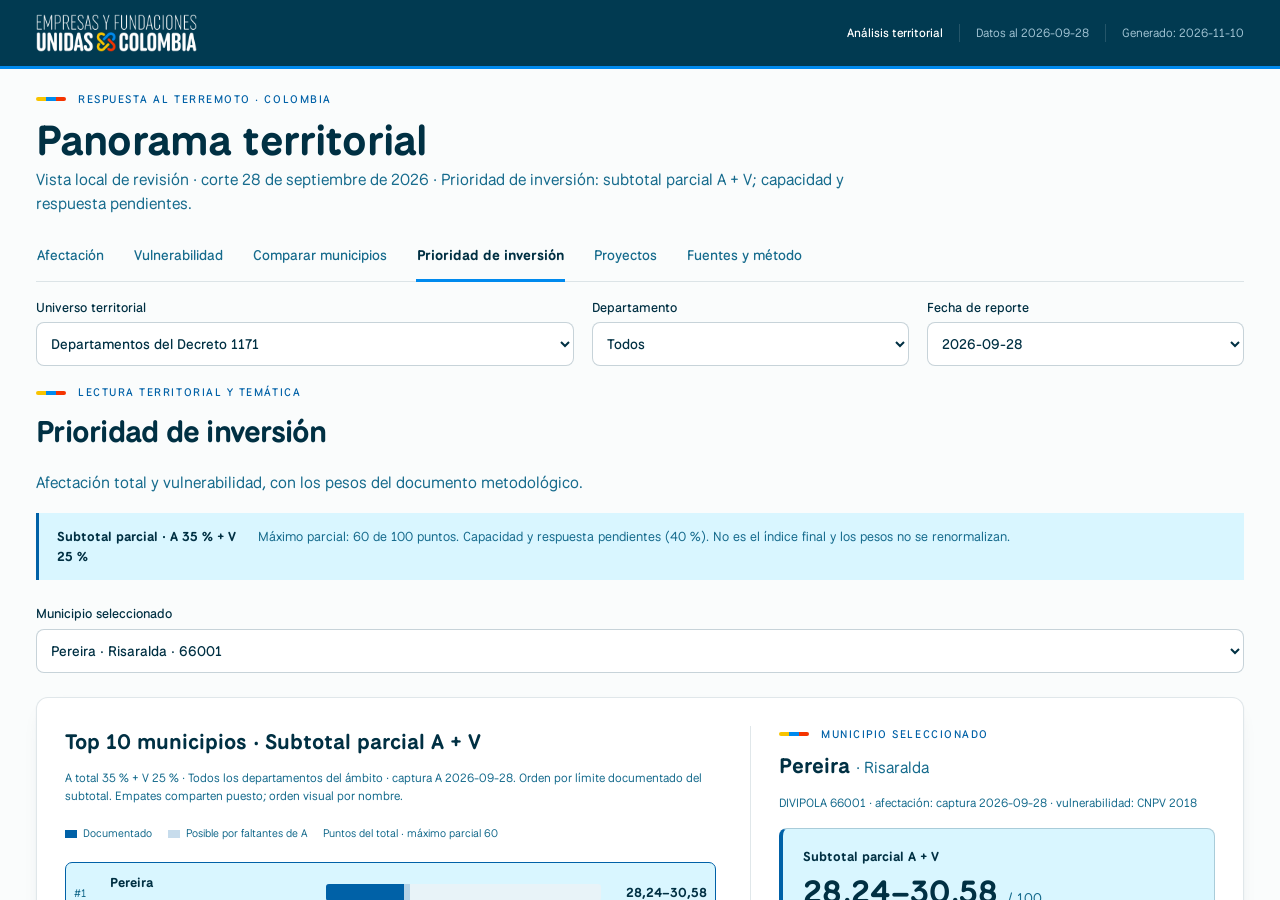
<file: eda_indicadores.html>
<!doctype html><html lang="es"><meta charset="utf-8"><meta http-equiv="refresh" content="0;url=index.html"><title>Tablero territorial</title><p>El EDA y el índice se integraron en el <a href="index.html">tablero territorial</a>.</p></html>
</file>
